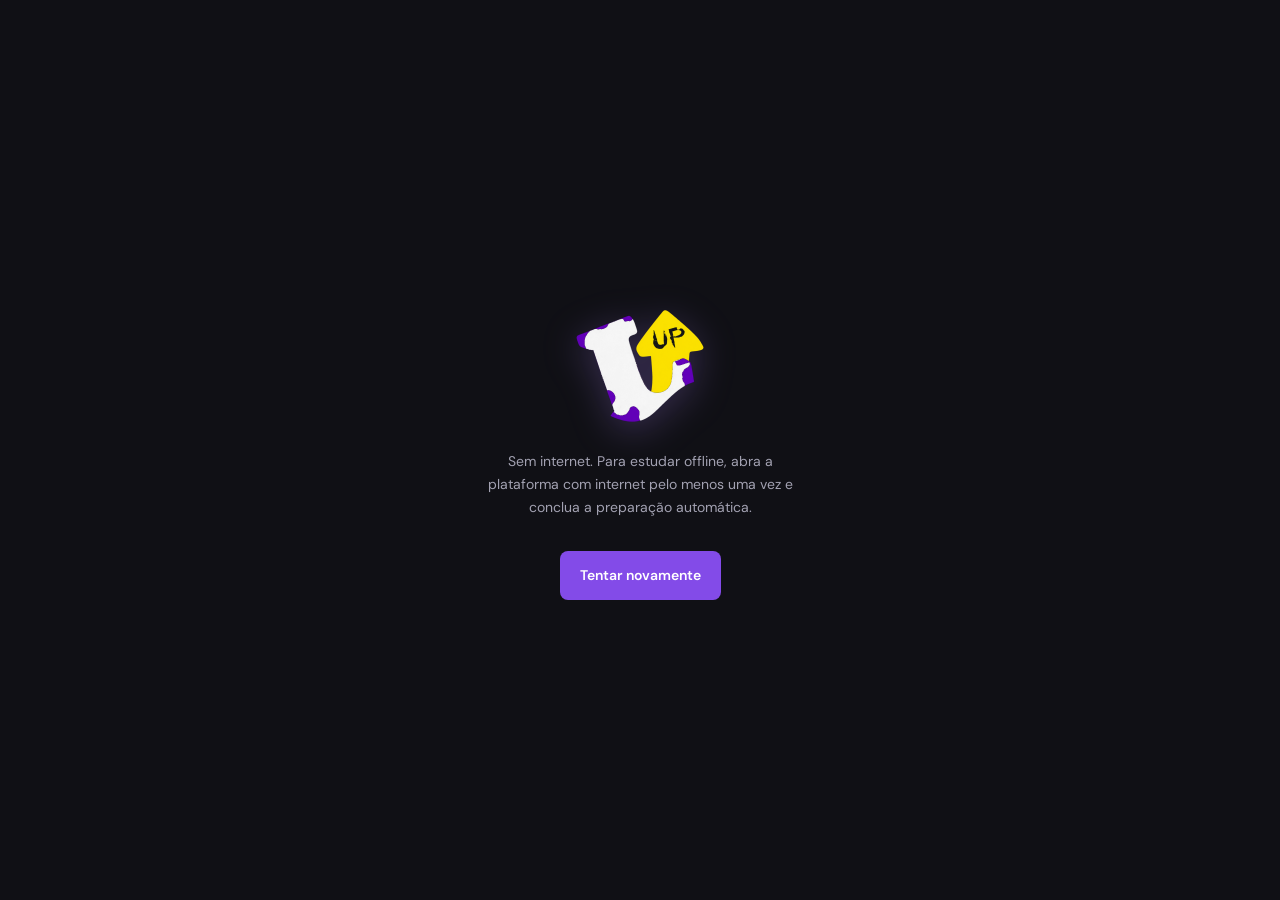
<file: index.html>
<!doctype html><html lang="pt-BR" data-theme="dark"><head><meta name="lu-build" content="c5a48defd238"><meta name="lu-update-notes" content="%5B%22Studio%20Up%20com%20carregamento%20gr%C3%A1fico%20por%20dist%C3%A2ncia%20e%20novos%20perfis%20de%20qualidade%22%2C%22Arquivos%20da%20IA%20preservam%20edi%C3%A7%C3%B5es%20independentes%20e%20identificam%20conflitos%20por%20campo%22%2C%22Editor%20de%20scripts%20com%20colagem%20completa%2C%20erros%20e%20avisos%20explicados%20e%20navega%C3%A7%C3%A3o%20por%20linha%22%2C%22Blocos%20recolh%C3%ADveis%2C%20guias%20de%20escopo%20e%20hist%C3%B3rico%20preciso%20de%20desfazer%20e%20refazer%22%5D"><meta charset="UTF-8"><meta name="viewport" content="width=device-width, initial-scale=1, maximum-scale=1, user-scalable=no, viewport-fit=cover"><meta name="description" content="Aulas de Roblox Studio, Luau, modelagem, interfaces e animação, com avisos e Quiz ao vivo para alunos matriculados."><title>Curso Up | Criação de jogos e programação</title>
<link rel="stylesheet" href="./fonts/fonts.css">
<link rel="manifest" href="./manifest.webmanifest">
<meta name="theme-color" content="#101015">
<meta name="application-name" content="Curso Up · Level Up">
<link rel="canonical" href="https://curso.levelup.app.br/">
<meta property="og:type" content="website">
<meta property="og:site_name" content="Level Up Academy">
<meta property="og:locale" content="pt_BR">
<meta property="og:url" content="https://curso.levelup.app.br/">
<meta property="og:title" content="Curso Level Up | Aprenda a criar jogos">
<meta property="og:description" content="Aulas de Roblox Studio, Luau, modelagem, interfaces e animação, com avisos e Quiz ao vivo para alunos matriculados.">
<meta property="og:image" content="https://curso.levelup.app.br/brand/share/curso-v1.jpg">
<meta property="og:image:alt" content="Notebook com uma representação do curso e o mascote Nivo, em cenário violeta: Aprenda. Crie. Evolua.">
<meta property="og:image:type" content="image/jpeg"><meta property="og:image:width" content="1200"><meta property="og:image:height" content="630">
<meta name="twitter:card" content="summary_large_image">
<meta name="twitter:title" content="Curso Level Up | Aprenda a criar jogos">
<meta name="twitter:description" content="Aulas de Roblox Studio, Luau, modelagem, interfaces e animação, com avisos e Quiz ao vivo para alunos matriculados.">
<meta name="twitter:image" content="https://curso.levelup.app.br/brand/share/curso-v1.jpg">
<meta name="mobile-web-app-capable" content="yes">
<meta name="apple-mobile-web-app-capable" content="yes">
<meta name="apple-mobile-web-app-title" content="Curso Up">
<meta name="apple-mobile-web-app-status-bar-style" content="black-translucent">
<link rel="apple-touch-icon" href="./icons/curso/apple-touch-icon-a53607a82e4a.png">
<link rel="apple-touch-icon" sizes="180x180" href="./icons/curso/apple-touch-icon-a53607a82e4a.png">
<link rel="apple-touch-icon-precomposed" sizes="180x180" href="./icons/curso/apple-touch-icon-a53607a82e4a.png">
<link rel="icon" type="image/png" sizes="32x32" href="./icons/curso/favicon-32-cde8b12edb86.png">
<link rel="icon" type="image/png" sizes="192x192" href="./icons/curso/icon-192-622deac25923.png">
<script>/* Guarda o pedido de instalação do Chrome mesmo que ele chegue antes do script do site (o Chrome não repete o evento). */addEventListener('beforeinstallprompt',function(e){e.preventDefault();window.__luInstallPrompt=e});addEventListener('appinstalled',function(){window.__luInstalled=true;window.__luInstallPrompt=null});</script>
<script>/* A plataforma mantém a escala tanto instalada quanto no navegador. A rolagem continua disponível. */(function(){document.documentElement.classList.add('app-mode');var stop=function(e){e.preventDefault()};['gesturestart','gesturechange','gestureend'].forEach(function(n){document.addEventListener(n,stop,{passive:false})});var multi=function(e){if(e.touches&&e.touches.length>1)e.preventDefault()};document.addEventListener('touchstart',multi,{passive:false});document.addEventListener('touchmove',multi,{passive:false});document.addEventListener('wheel',function(e){if(e.ctrlKey)e.preventDefault()},{passive:false})})();</script>
<script>/* Tema antes de desenhar a página: a tela de carregamento já nasce clara ou escura. */try{var t=localStorage.getItem('levelup-theme')==='light'?'light':'dark';document.documentElement.dataset.theme=t;if(t==='light')document.querySelector('meta[name=theme-color]').setAttribute('content','#f5f4f9')}catch(e){}</script>
  <script type="module" crossorigin src="./index-DFBKIhON.js"></script>
  <link rel="stylesheet" crossorigin href="./index-DwH9KYL_.css">
  <meta name="lu-source" content="8bb0e61fe12019f11ca1df5bb6d883fe3187c872">
  <meta name="lu-source-dirty" content="false">
  <meta name="lu-worker-sha256" content="883ffc8274f1b2611101f05fd6c93c434eddb7ea123ba2ff594d07be0428e059">
<meta name="robots" content="index,follow,max-image-preview:large"></head><body><div id="root"><div class="splash" role="status" aria-live="polite"><div class="splash-mark"><img class="theme-light-only" src="./brand/emblem-512.png" alt="" width="128" height="128"><img class="theme-dark-only" src="./brand/emblem-dark-512.png" alt="" width="128" height="128"></div><span class="splash-bar" aria-label="Carregando"><i></i></span></div></div></body></html>
</file>
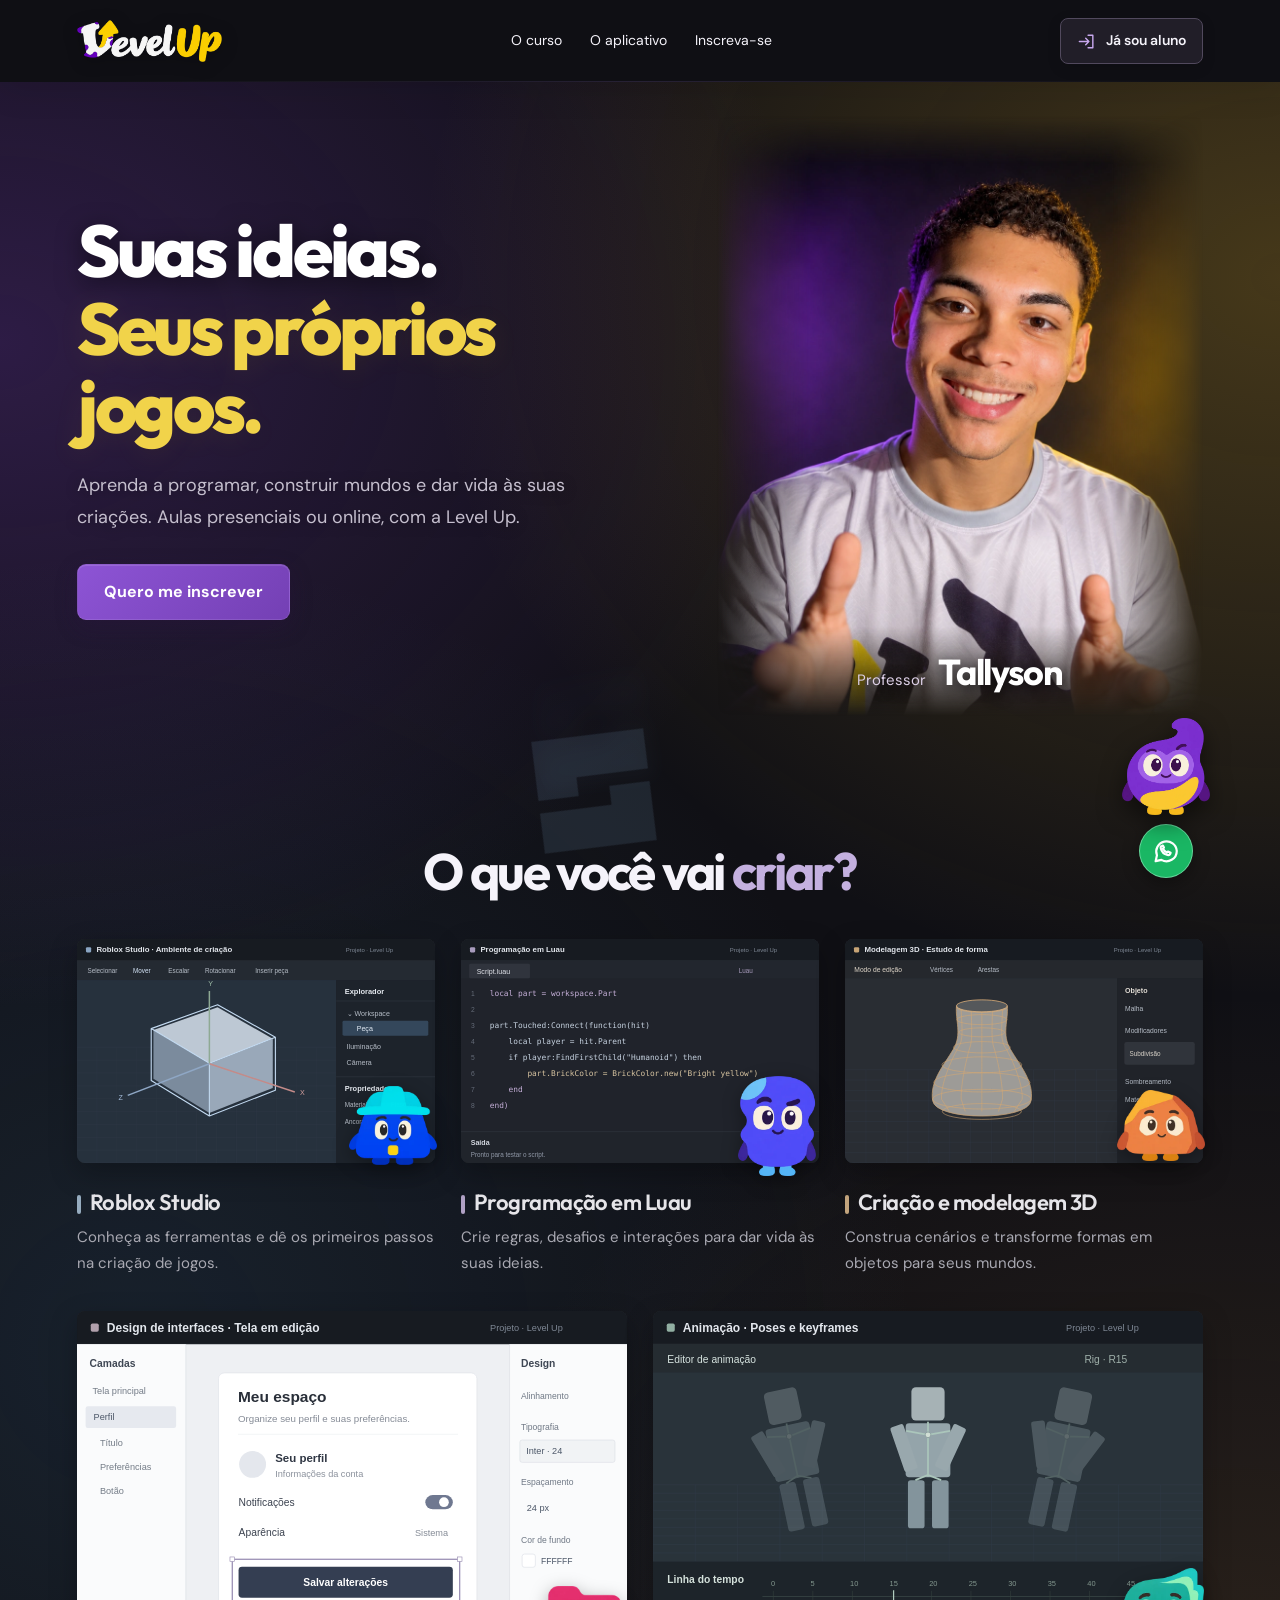
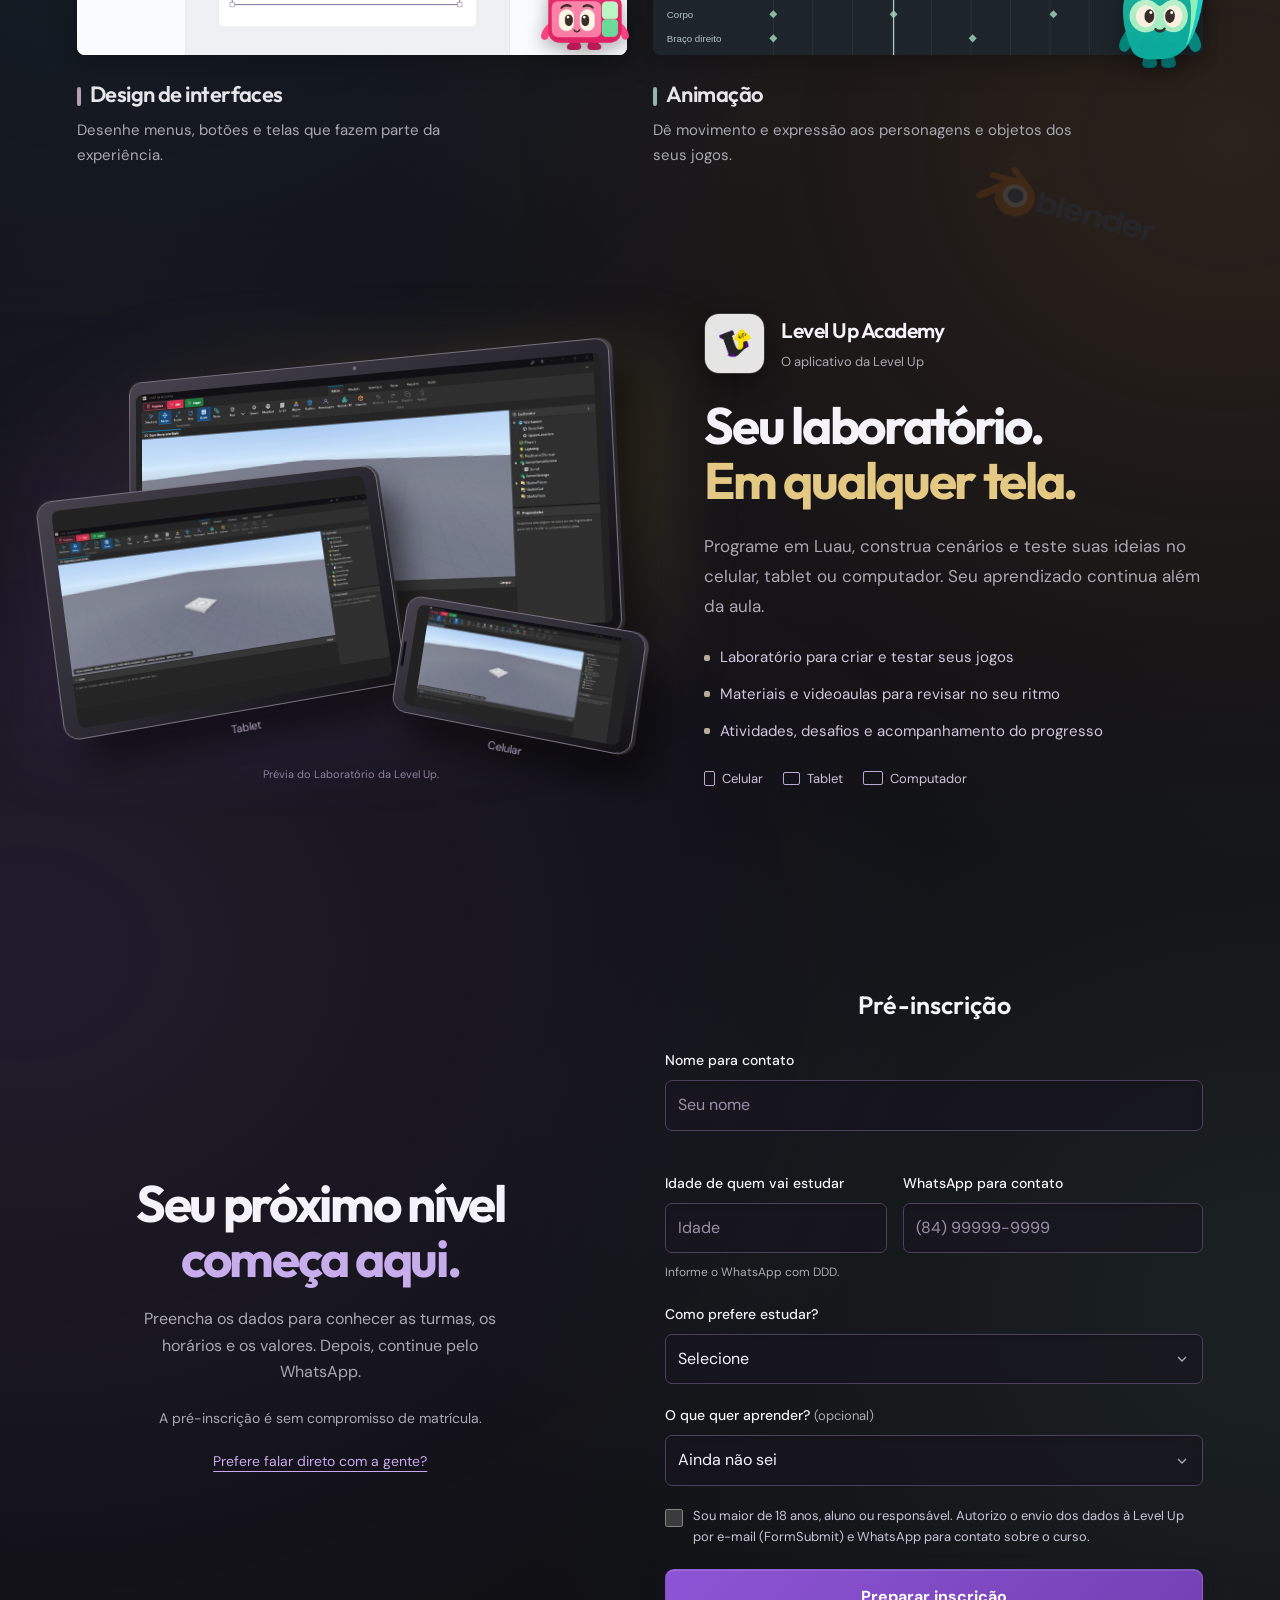
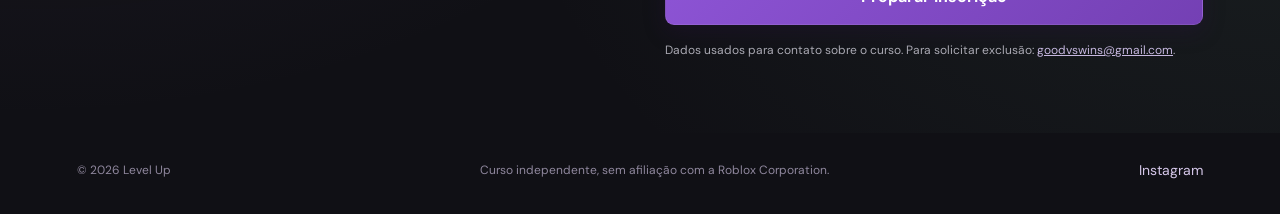
<file: inscricoes/index.html>
<!doctype html>
<html lang="pt-BR">
<head>
  <meta charset="utf-8">
  <meta name="viewport" content="width=device-width, initial-scale=1">
  <meta name="theme-color" content="#101015">
  <title>Level Up - Inscrições</title>
  <meta name="description" content="Aprenda a criar jogos no Roblox Studio. Conheça a Level Up e faça sua pré-inscrição para aulas presenciais ou online.">
  <link rel="icon" href="assets/favicon-levelup-branco.jpg" type="image/jpeg">
  <link rel="stylesheet" href="assets/fonts/fonts.css">
  <link rel="stylesheet" href="assets/fonts/outfit.css">
  <link rel="stylesheet" href="inscricoes-v5.css">
  <script src="inscricoes-v5.js" defer></script>
</head>
<body>
  <a class="skip-link" href="#conteudo">Pular para o conteúdo</a>
  <header class="site-header">
    <a class="brand" href="#inicio" aria-label="Level Up início"><img src="assets/level-up.png" alt="Level Up" width="525" height="150"></a>
    <nav aria-label="Navegação principal"><a href="#curso">O curso</a><a href="#aplicativo">O aplicativo</a><a href="#inscricao">Inscreva-se</a></nav>
    <a class="student-link" href="../"><svg width="19" height="19" viewBox="0 0 24 24" fill="none" stroke="currentColor" stroke-width="1.8" stroke-linecap="round" stroke-linejoin="round" aria-hidden="true"><path d="M14 4h6v16h-6M3 12h12m-4-4 4 4-4 4"/></svg>Já sou aluno</a>
  </header>

  <main id="conteudo">
    <section class="intro section-width" id="inicio">
      <div class="intro-copy">
        <h1>Suas ideias.<br><span>Seus próprios jogos.</span></h1>
        <p class="lead">Aprenda a programar, construir mundos e dar vida às suas criações. Aulas presenciais ou online, com a Level Up.</p>
        <a class="primary-button" href="#inscricao">Quero me inscrever</a>
      </div>
      <figure class="teacher-portrait">
        <picture><source srcset="assets/professor-tallyson-iluminado-v5.webp" type="image/webp"><img src="assets/professor-tallyson-iluminado-v5.png" alt="Professor Tallyson em um retrato com iluminação roxa e dourada" width="1122" height="1402" fetchpriority="high"></picture>
        <figcaption><span>Professor</span><strong>Tallyson</strong></figcaption>
      </figure>
    </section>

    <div class="section-bridge bridge-studio" aria-hidden="true"><img src="assets/roblox-studio-mark.svg" alt="" width="140" height="140"></div>
    <section class="course-section" id="curso" aria-labelledby="course-title">
      <div class="section-width">
        <div class="course-heading"><h2 id="course-title">O que você vai <span>criar?</span></h2></div>
        <div class="materials">
          <article class="material material-studio"><div class="material-art"><img class="material-screen" src="assets/representacao-studio.svg" alt="Ilustração do ambiente de criação do Roblox Studio com uma peça selecionada" width="960" height="600" loading="lazy"><img class="material-mascot" src="assets/roblox-studio.webp" alt="Pino, mascote de Roblox Studio" width="130" height="130" loading="lazy"></div><h3>Roblox Studio</h3><p>Conheça as ferramentas e dê os primeiros passos na criação de jogos.</p></article>
          <article class="material material-luau"><div class="material-art"><img class="material-screen" src="assets/representacao-luau.svg" alt="Representação profissional de um editor de código Luau" width="960" height="600" loading="lazy"><img class="material-mascot" src="assets/programacao-luau.webp" alt="Chavi, mascote de Programação Luau" width="130" height="130" loading="lazy"></div><h3>Programação em Luau</h3><p>Crie regras, desafios e interações para dar vida às suas ideias.</p></article>
          <article class="material material-modelagem"><div class="material-art"><img class="material-screen" src="assets/representacao-modelagem.svg" alt="Estudo de modelagem 3D com malha de vértices e modificadores" width="960" height="600" loading="lazy"><img class="material-mascot" src="assets/criacao-modelagem-3d.webp" alt="Bisel, mascote de Criação e Modelagem 3D" width="130" height="130" loading="lazy"></div><h3>Criação e modelagem 3D</h3><p>Construa cenários e transforme formas em objetos para seus mundos.</p></article>
          <article class="material material-interfaces"><div class="material-art"><img class="material-screen" src="assets/representacao-interfaces.svg" alt="Interface minimalista em edição com painel de camadas e propriedades" width="960" height="600" loading="lazy"><img class="material-mascot" src="assets/ui-design.webp" alt="Mosa, mascote de UI Design" width="130" height="130" loading="lazy"></div><h3>Design de interfaces</h3><p>Desenhe menus, botões e telas que fazem parte da experiência.</p></article>
          <article class="material material-animacao"><div class="material-art"><img class="material-screen" src="assets/representacao-animacao.svg" alt="Representação de animação de rig com poses e linha do tempo" width="960" height="600" loading="lazy"><img class="material-mascot" src="assets/animacao.webp" alt="Flipa, mascote de Animação" width="130" height="130" loading="lazy"></div><h3>Animação</h3><p>Dê movimento e expressão aos personagens e objetos dos seus jogos.</p></article>
        </div>
      </div>
    </section>

    <div class="section-bridge bridge-blender" aria-hidden="true"><img src="assets/blender-logo.svg" alt="" width="180" height="100"></div>
    <section class="app-section section-width" id="aplicativo" aria-labelledby="app-title">
      <figure class="device-scene" aria-label="Prévia do laboratório em um computador, tablet e celular">
        <div class="device-glow" aria-hidden="true"></div>
        <div class="computer device"><div class="device-camera" aria-hidden="true"></div><img src="assets/laboratorio.webp" alt="Laboratório da Level Up no computador, com ferramentas de criação e Explorador" width="1600" height="860" loading="lazy"><span>Computador</span><div class="computer-base" aria-hidden="true"></div></div>
        <div class="tablet device"><img src="assets/laboratorio.webp" alt="Prévia do Laboratório em um tablet na horizontal" width="1600" height="860" loading="lazy"><span>Tablet</span></div>
        <div class="phone device"><img src="assets/laboratorio.webp" alt="Prévia do Laboratório em um celular na horizontal" width="1600" height="860" loading="lazy"><span>Celular</span></div>
        <figcaption>Prévia do Laboratório da Level Up.</figcaption>
      </figure>
      <div class="app-copy">
        <div class="app-brand"><img src="assets/favicon-levelup-branco.jpg" alt="Logo do aplicativo Level Up Academy" width="64" height="64"><div><strong>Level Up Academy</strong><span>O aplicativo da Level Up</span></div></div>
        <h2 id="app-title">Seu laboratório.<br><span>Em qualquer tela.</span></h2>
        <p>Programe em Luau, construa cenários e teste suas ideias no celular, tablet ou computador. Seu aprendizado continua além da aula.</p>
        <ul class="app-benefits"><li>Laboratório para criar e testar seus jogos</li><li>Materiais e videoaulas para revisar no seu ritmo</li><li>Atividades, desafios e acompanhamento do progresso</li></ul>
        <div class="device-labels" aria-label="Dispositivos para aprender"><span>Celular</span><span>Tablet</span><span>Computador</span></div>
      </div>
    </section>

    <section class="enrollment section-width" id="inscricao" aria-labelledby="enrollment-title">
      <div class="enrollment-copy"><h2 id="enrollment-title">Seu próximo nível<br><span>começa aqui.</span></h2><p>Preencha os dados para conhecer as turmas, os horários e os valores. Depois, continue pelo WhatsApp.</p><p class="quiet">A pré-inscrição é sem compromisso de matrícula.</p><a class="contact-link" href="https://wa.me/5584994212725?text=Ol%C3%A1%2C%20Level%20Up!%20Quero%20saber%20mais%20sobre%20o%20curso.">Prefere falar direto com a gente?</a></div>
      <div class="enrollment-form-wrap">
        <form id="enrollment-form">
          <h3>Pré-inscrição</h3>
          <div class="field"><label for="nome">Nome para contato</label><input id="nome" name="Nome para contato" autocomplete="name" placeholder="Seu nome" maxlength="100" required></div>
          <div class="form-row">
            <div class="field"><label for="idade">Idade de quem vai estudar</label><input id="idade" name="Idade do aluno" type="number" min="1" max="100" inputmode="numeric" placeholder="Idade" required></div>
            <div class="field"><label for="whatsapp">WhatsApp para contato</label><input id="whatsapp" name="WhatsApp" type="tel" autocomplete="tel" inputmode="tel" maxlength="22" placeholder="(84) 99999-9999" aria-describedby="phone-hint" required></div>
          </div>
          <p class="field-hint" id="phone-hint">Informe o WhatsApp com DDD.</p>
          <div class="field"><label for="modalidade">Como prefere estudar?</label><select id="modalidade" name="Modalidade" required><option value="">Selecione</option><option>Presencial</option><option>Online</option><option>Quero conhecer as opções</option></select></div>
          <div class="field"><label for="interesse">O que quer aprender? <span>(opcional)</span></label><select id="interesse" name="Interesse"><option value="">Ainda não sei</option><option>Programação em Luau</option><option>Construção de cenários</option><option>Design de interfaces</option><option>Modelagem 3D</option><option>Animação</option><option>Quero conhecer todas as áreas</option></select></div>
          <label class="consent"><input id="consent" type="checkbox" required><span>Sou maior de 18 anos, aluno ou responsável. Autorizo o envio dos dados à Level Up por e-mail (FormSubmit) e WhatsApp para contato sobre o curso.</span></label>
          <input class="honeypot" type="text" name="_honey" tabindex="-1" autocomplete="off" aria-hidden="true">
          <button class="primary-button submit-button" id="submit-button" type="submit">Preparar inscrição</button>
          <p class="privacy-note">Dados usados para contato sobre o curso. Para solicitar exclusão: <a href="mailto:goodvswins@gmail.com">goodvswins@gmail.com</a>.</p>
        </form>
        <div id="form-result" hidden>
          <h3>Vamos conversar!</h3><p id="result-message" role="status" aria-live="polite"></p>
          <a class="primary-button" id="whatsapp-link" href="#">Continuar no WhatsApp</a>
          <p class="quiet">Revise a mensagem e toque em enviar no WhatsApp para iniciar a conversa.</p>
          <button class="text-button" id="retry-email" type="button" hidden>Tentar enviar o e-mail novamente</button>
          <button class="text-button" id="edit-answers" type="button">Editar meus dados</button>
        </div>
        <noscript><p>Para preencher o formulário, ative o JavaScript ou <a href="https://wa.me/5584994212725">converse com a Level Up pelo WhatsApp</a>.</p></noscript>
      </div>
    </section>
  </main>
  <footer class="site-footer section-width"><span>© <span id="year">2026</span> Level Up</span><span>Curso independente, sem afiliação com a Roblox Corporation.</span><a href="https://www.instagram.com/_projectlevelup/" target="_blank" rel="noopener noreferrer">Instagram</a></footer>
  <aside class="floating-guide" aria-label="Guia da Level Up">
    <div class="guide-message" id="guide-message"><button type="button" id="dismiss-guide" aria-label="Recolher mensagem do Uppi"><svg width="15" height="15" viewBox="0 0 24 24" fill="none" stroke="currentColor" stroke-width="2" aria-hidden="true"><path d="m6 6 12 12M6 18 18 6"/></svg></button><p id="guide-text">Oi! Sou o Uppi. Vamos criar seu próximo jogo?</p></div>
    <button class="guide-mascot" id="guide-toggle" type="button" aria-label="Abrir ou recolher o guia Uppi" aria-expanded="true" aria-controls="guide-message"><img src="assets/uppi.webp" alt="Uppi" width="110" height="122"></button>
    <a class="whatsapp-float" href="https://wa.me/5584994212725?text=Ol%C3%A1%2C%20Level%20Up!%20Quero%20saber%20mais%20sobre%20o%20curso." aria-label="Falar com a Level Up no WhatsApp"><svg width="29" height="29" viewBox="0 0 24 24" fill="none" stroke="currentColor" stroke-width="1.8" stroke-linecap="round" stroke-linejoin="round" aria-hidden="true"><path d="M20.5 11.5a8.5 8.5 0 0 1-12.7 7.4L3 20l1.1-4.8A8.5 8.5 0 1 1 20.5 11.5Z"/><path d="M8 7.5c-.6.2-.9 1.2-.7 2 .6 2.5 3 4.8 5.5 5.4.9.2 1.9-.1 2.2-.8l.4-1-2.2-1.1-.8.9a7 7 0 0 1-3.3-3.3l.8-.8L9 7.1Z"/></svg></a>
  </aside>
</body>
</html>
</file>
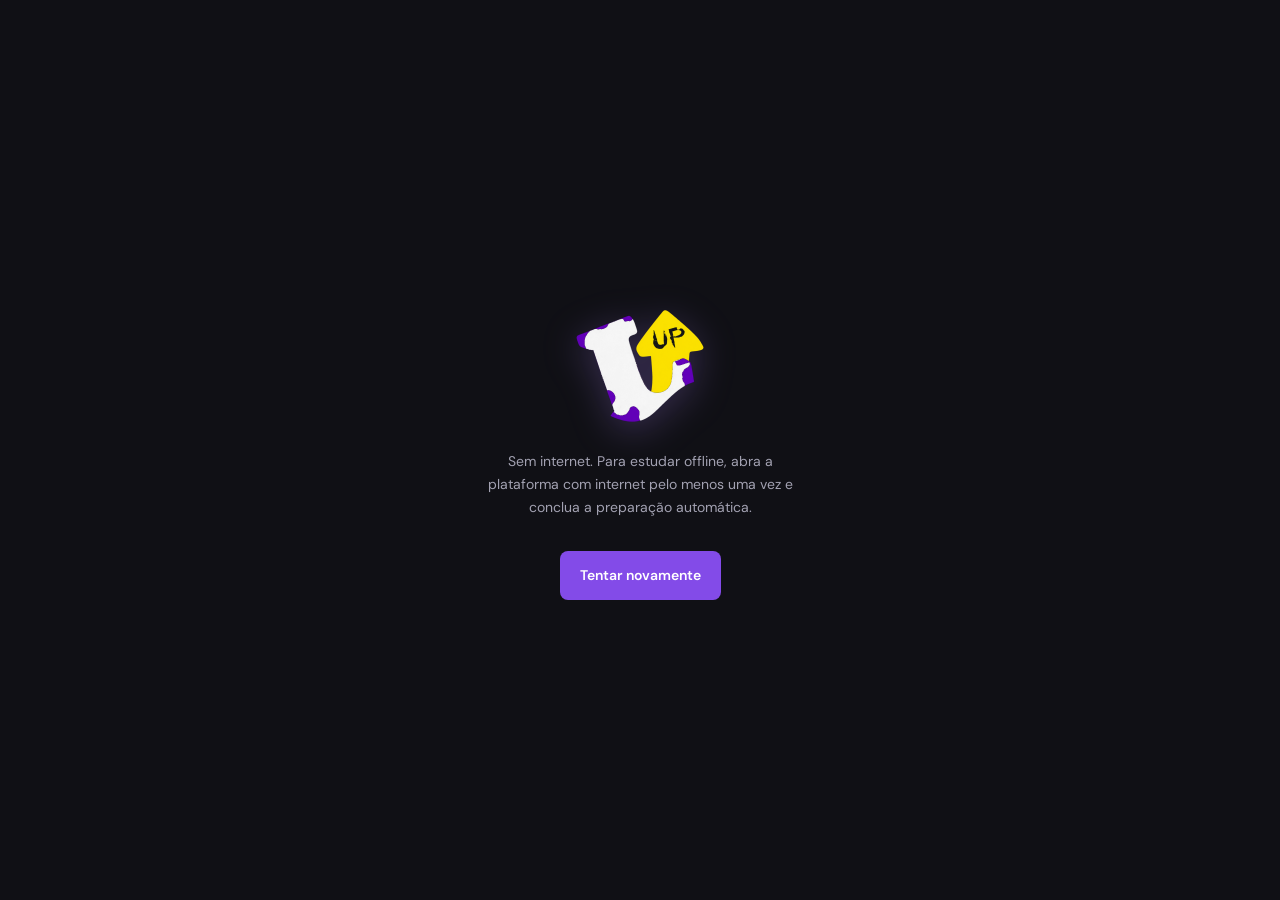
<file: jogos/index.html>
<!doctype html><html lang="pt-BR"><head><meta charset="utf-8"><meta name="viewport" content="width=device-width,initial-scale=1"><title>Jogos dos alunos · Level Up Academy</title><meta name="description" content="Jogue criações dos nossos alunos"><meta property="og:title" content="Jogos dos alunos · Level Up Academy"><meta property="og:description" content="Jogue criações dos nossos alunos"><meta property="og:image" content="https://levelup.app.br/logo.png"><meta http-equiv="refresh" content="0;url=../?jogos"><script>location.replace("../?jogos"+location.search.replace(/^\?/,"&")+location.hash)</script></head><body><a href="../?jogos">Abrir os jogos</a></body></html>
</file>
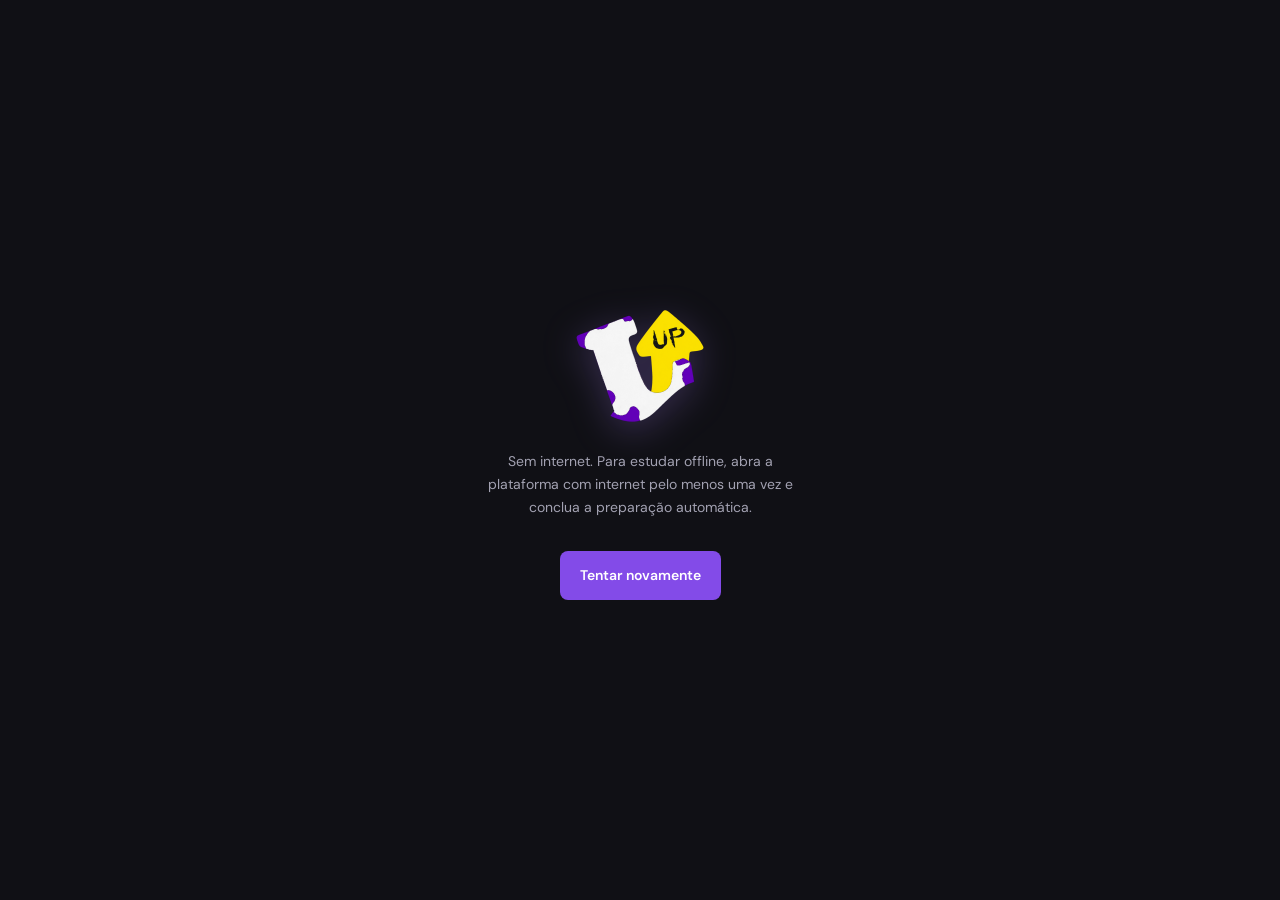
<file: login/index.html>
<!doctype html><html lang="pt-BR"><head><meta charset="utf-8"><meta name="viewport" content="width=device-width,initial-scale=1"><title>Entrar · Level Up Academy</title><meta http-equiv="refresh" content="0;url=../?login"><script>location.replace('../?login'+location.search.replace(/^\?/,"&")+location.hash)</script></head><body><a href="../?login">Entrar</a></body></html>
</file>
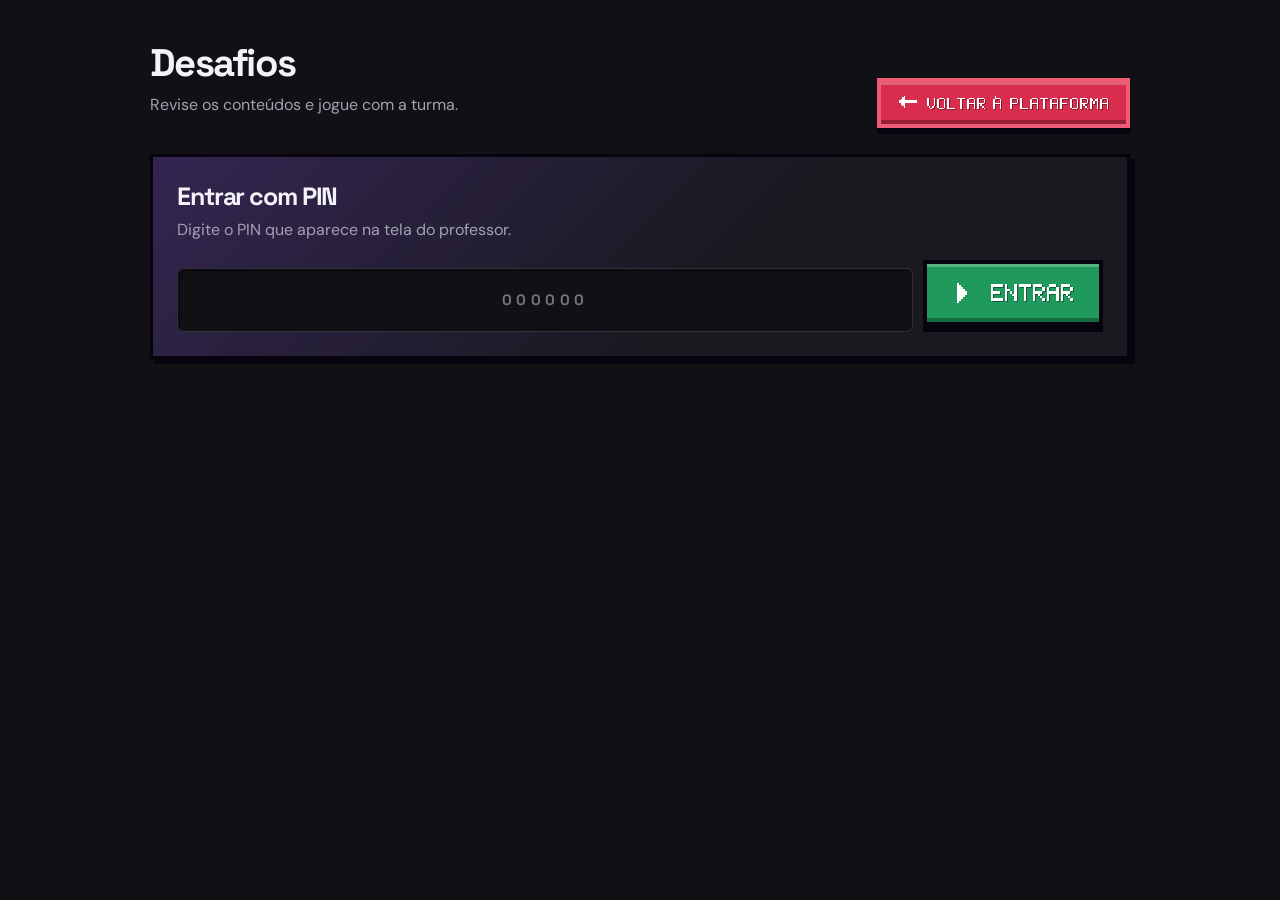
<file: quiz/index.html>
<!doctype html><html lang="pt-BR"><head><meta charset="utf-8"><meta name="viewport" content="width=device-width,initial-scale=1"><title>Quiz ao vivo · Level Up Academy</title><meta http-equiv="refresh" content="0;url=../?quiz"><script>location.replace('../?quiz'+location.search.replace(/^\?/,"&")+location.hash)</script></head><body><a href="../?quiz">Quiz ao vivo</a></body></html>
</file>
<file: fonts/fonts.css>
@font-face {
  font-family: 'DM Sans';
  font-style: normal;
  font-weight: 400;
  font-display: swap;
  src: url(./rP2tp2ywxg089UriI5-g4vlH9VoD8CmcqZG40F9JadbnoEwAopxhTg.ttf) format('truetype');
}
@font-face {
  font-family: 'DM Sans';
  font-style: normal;
  font-weight: 500;
  font-display: swap;
  src: url(./rP2tp2ywxg089UriI5-g4vlH9VoD8CmcqZG40F9JadbnoEwAkJxhTg.ttf) format('truetype');
}
@font-face {
  font-family: 'DM Sans';
  font-style: normal;
  font-weight: 600;
  font-display: swap;
  src: url(./rP2tp2ywxg089UriI5-g4vlH9VoD8CmcqZG40F9JadbnoEwAfJthTg.ttf) format('truetype');
}
@font-face {
  font-family: 'DM Sans';
  font-style: normal;
  font-weight: 700;
  font-display: swap;
  src: url(./rP2tp2ywxg089UriI5-g4vlH9VoD8CmcqZG40F9JadbnoEwARZthTg.ttf) format('truetype');
}
@font-face {
  font-family: 'Space Grotesk';
  font-style: normal;
  font-weight: 400;
  font-display: swap;
  src: url(./V8mQoQDjQSkFtoMM3T6r8E7mF71Q-gOoraIAEj7oUUsj.ttf) format('truetype');
}
@font-face {
  font-family: 'Space Grotesk';
  font-style: normal;
  font-weight: 500;
  font-display: swap;
  src: url(./V8mQoQDjQSkFtoMM3T6r8E7mF71Q-gOoraIAEj7aUUsj.ttf) format('truetype');
}
@font-face {
  font-family: 'Space Grotesk';
  font-style: normal;
  font-weight: 600;
  font-display: swap;
  src: url(./V8mQoQDjQSkFtoMM3T6r8E7mF71Q-gOoraIAEj42Vksj.ttf) format('truetype');
}
@font-face {
  font-family: 'Space Grotesk';
  font-style: normal;
  font-weight: 700;
  font-display: swap;
  src: url(./V8mQoQDjQSkFtoMM3T6r8E7mF71Q-gOoraIAEj4PVksj.ttf) format('truetype');
}
</file>
